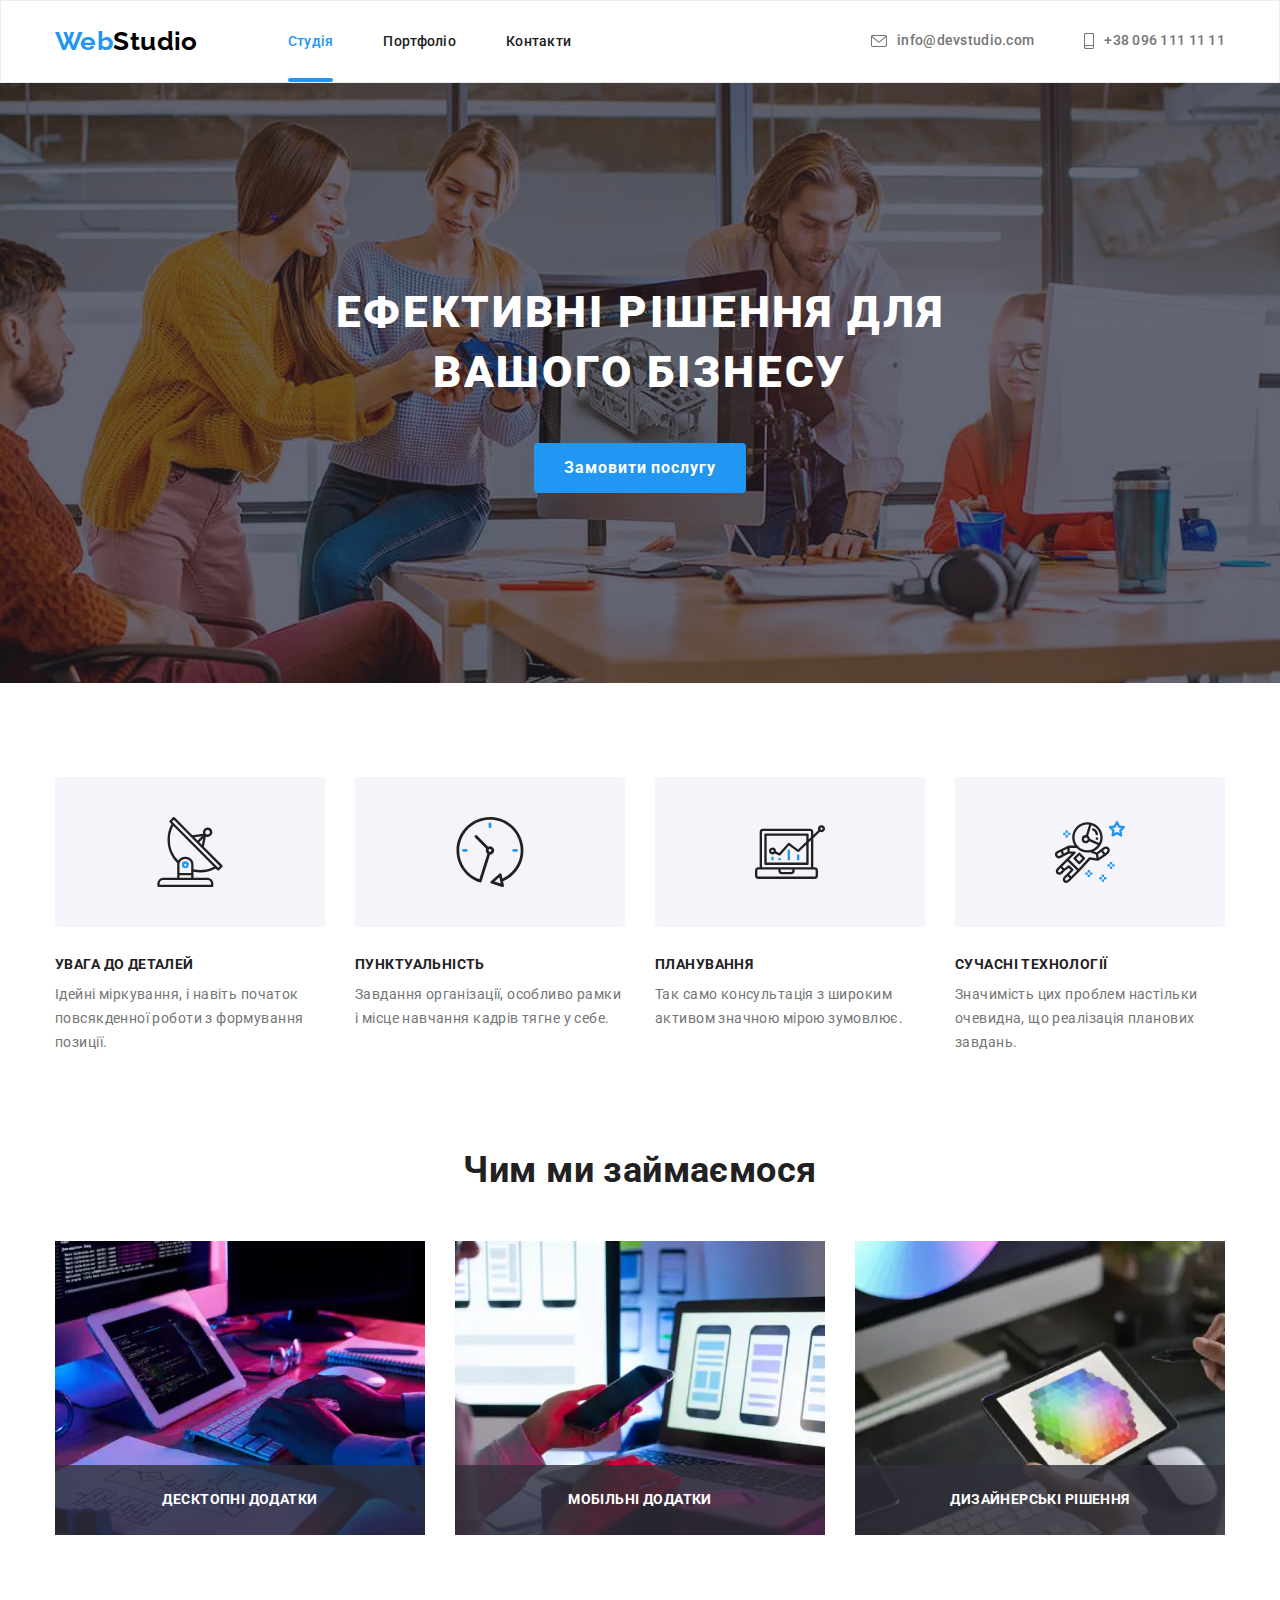
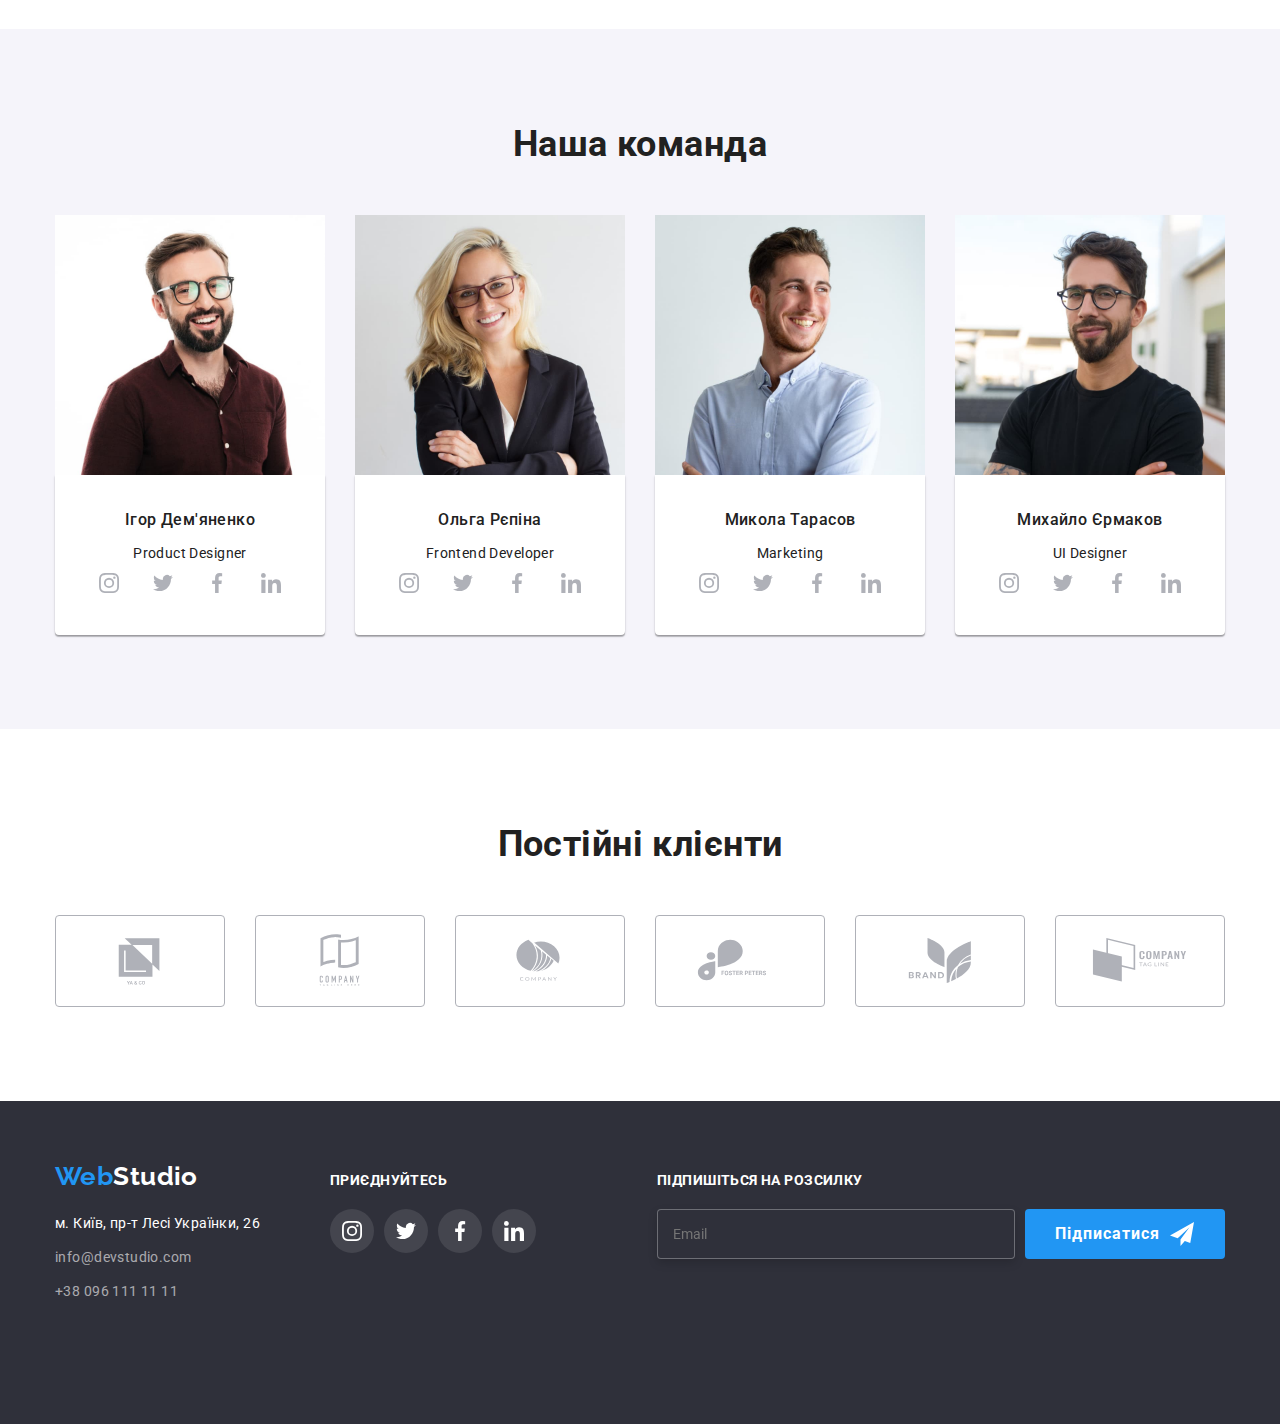
<file: index.html>
<!DOCTYPE html>
<html lang="uk">

<head>
    <meta charset="UTF-8" />
    <meta http-equiv="X-UA-Compatible" content="IE=edge" />
    <meta name="viewport" content="width=device-width, initial-scale=1.0" />
    <title>WebStudio</title>
    <link rel="stylesheet" href="https://cdn.jsdelivr.net/npm/modern-normalize@1.1.0/modern-normalize.min.css">
    <link rel="preconnect" href="https://fonts.googleapis.com">
    <link rel="preconnect" href="https://fonts.gstatic.com" crossorigin>
    <link
        href="https://fonts.googleapis.com/css2?family=Raleway:wght@700&family=Roboto:wght@400;500;700;900&display=swap"
        rel="stylesheet">
    <link rel="stylesheet" href="./css/main.min.css" />
</head>

<body>
    <!--Шапка і навігація-->
    <header class="header">
        <div class="container page-header__block">
            <nav class="site-nav">
                <a class="logo link" href="./index.html" ><span class="logo__part">Web</span>Studio</a>

            <ul class="list-nav list">
                <li><a class="list-nav__link current link" href="./index.html">Студія</a></li>
                <li><a class="list-nav__link link" href="./portfolio.html">Портфоліо</a></li>
                <li><a class="list-nav__link link" href="">Контакти</a></li>
            </ul>
        </nav>
        
        <button type="button" class="mobile-btn js-open-menu">
            <svg class="mobile-btn__icon">
                <use href="./images/icons.svg#icon-burger"></use>
            </svg>
        </button>
        
        <ul class="list-contact list">
            <li>
                <a class="list-cotact__link link" href="mailto:info@devstudio.com"><svg class="icon-envelope" width="16" height="12">
                    <use href="./images/icons.svg#icon-envelope"></use>
                </svg>
                info@devstudio.com</a>
            </li>

                <li class="list-contact__item">
                    <a class="list-cotact__link link" href="tel:+380961111111"> <svg class="icon-smartphone" width="10" height="16">
                            <use href="./images/icons.svg#icon-smartphone"></use>
                        </svg>
                        +38 096 111 11 11</a>
                </li>
            </ul>

        </div>

        <div class="mobile-menu js-menu-container">
            <div class="container mobile-menu__container">
                <button class="mobile-menu__close js-close-menu">
                    <svg class="mobile-menu__close-icon">
                        <use href="./images/icons.svg#icon-close"></use>
                    </svg>
                </button>

                <div class="mobile-container">
                <ul class="list">
                    <li>
                        <a class="mobile-nav current link" href="./index.html">Студія</a></li>
                    <li class="mobile-nav__list">
                        <a class="mobile-nav link" href="./portfolio.html">Портфоліо</a></li>
                    <li class="mobile-nav__list">
                        <a class="mobile-nav link" href="">Контакти</a>
                    </li>
                </ul>          
                </div>
                <div class="container-contact">
                    <ul class="mobile-list list">
                        <li class="mobile-list__item">
                            <a class="mobile-list__tel link" href="tel:+380961111111">+38 096 111 11 11</a></li>
                        <li>
                            <a class="mobile-list__mail link" href="mailto:info@devstudio.com">info@devstudio.com</a></li>
                            </ul>
                            
                    <ul class="mobile-social list">
                        <li class="mobile-social__links">
                            <a class="mobile-social__network link" href="">Instagram</a></li>
                        <li class="mobile-social__links">
                            <a class="mobile-social__network link" href="">Twitter</a></li>
                        <li class="mobile-social__links">
                            <a class="mobile-social__network link" href="">Facebook</a></li>
                        <li class="mobile-social__links">
                            <a class="mobile-social__network link" href="">LinkedIn</a></li>
                                </ul>
                            </div>
                        
                    
                </div>
            </div>
        </div>
    </header>
    <!--секція герой-->
    <main>
     <section class="hero section fon">
        <div class="container hero__container">
    <h1 class="hero__tittle">Ефективні рішення для вашого бізнесу</h1>
    
    <button type="button" class="hero__button" data-modal-open>Замовити послугу</button>
</div>
</section>

<!--Особливості-->
<section class="feature section feature__section">
    <div class="container">
        <h2 class="visually-hidden">Переваги</h2>
        <ul class="feature__list list">
            <li class="feature__item">
                <div class="feature__icon">
                    <svg class="icon" width="70" height="70">
                        <use href="./images/icons.svg#icon-antenna"></use>
                    </svg>
                </div>
         
        <h3 class="feature__title">УВАГА ДО ДЕТАЛЕЙ</h3>
        <p class="feature__text">Ідейні міркування, i навіть початок повсякденної роботи з
            формування позиції.</p>
        </li>
        
        <li class="feature__item">
            <div class="feature__icon">
                <svg class="icon" width="70" height="70">
                    <use href="./images/icons.svg#icon-clock"></use>
                </svg>
            </div>
                            
        <h3 class="feature__title">ПУНКТУАЛЬНІСТЬ</h3>
        <p class="feature__text">Завдання організації, особливо рамки i місце навчання кадрів тягне
                            у себе.</p>
        </li>
        
        <li class="feature__item">
            <div class="feature__icon">
                <svg class="icon" width="70" height="70">
                    <use href="./images/icons.svg#icon-diagram"></use>
                    </svg>
            </div>
                            
        <h3 class="feature__title">ПЛАНУВАННЯ</h3>
        <p class="feature__text">Так само консультація з широким активом значною мірою зумовлює.</p>
        </li>
        
        <li class="feature__item">
            <div class="feature__icon">
                <svg class="icon" width="70" height="70">
                    <use href="./images/icons.svg#icon-astronaut"></use>
                </svg>
            </div>
        
            <h3 class="feature__title">СУЧАСНІ ТЕХНОЛОГІЇ</h3>
            <p class="feature__text">Значимість цих проблем настільки очевидна, що реалізація планових
                            завдань.</p>
        </li>
    </ul>
</div>
</section>

<!--Приклади-->

<section class="examples section">
    <div class="container">
        <h2 class="examples__tittle">Чим ми займаємося</h2>
        <ul class="examples__list list">
            <li>
                <div class="examples__work">
                    <picture>
                        <source srcset="./images/dekstop-images/imgwp.webp 1x, ./images/dekstop-images/img@2xwp.webp 2x"
                            media="(min-width: 1200px" />
                        <source srcset="./images/dekstop-teams/img.jpg 1x, ./images/dekstop-teams/img@2x.jpg 2x"
                            media="(min-width: 1200px" />   
                    <img src="./images/dekstop-images/img.jpg" alt="Кодування" width="370" />
                    </picture>
                    <p class="examples__text">
                        Десктопні додатки
                    </p>
                </div>
            </li>
            
            <li>
                <div class="examples__work">
                    <picture>
                        <source srcset="./images/dekstop-images/img-2wp.webp 1x, ./images/dekstop-images/img-2@2xwp.webp 2x"
                            media="(min-width: 1200px" />
                        <source srcset="./images/dekstop-teams/img-2.jpg 1x, ./images/dekstop-teams/img-2@2x.jpg 2x"
                            media="(min-width: 1200px" />
                        <img src="./images/dekstop-images/img-2.jpg" alt="Кодування" width="370" />
                    </picture>
                    <p class="examples__text">
                        Мобільні додатки
                    </p>
                </div>
            </li>
            
            <li>
                <div class="examples__work">
                    <picture>
                        <source srcset="./images/dekstop-images/img-3wp.webp 1x, ./images/dekstop-images/img-3@2xwp.webp 2x"
                            media="(min-width: 1200px" />
                        <source srcset="./images/dekstop-teams/img-3.jpg 1x, ./images/dekstop-teams/img-3@2x.jpg 2x"
                            media="(min-width: 1200px" />
                        <img src="./images/dekstop-images/img-3.jpg" alt="Кодування" width="370" />
                    </picture>
                    <p class="examples__text">
                        Дизайнерські рішення
                    </p>
                </div>
            </li>
        </ul>
    </div>
</section>

<!--Команда-->

<section class="team section team__section">
    <div class="container">
        <h2 class="team__tittle">Наша команда</h2>
        <ul class="team__list list">
            <li class="team__item">
                <picture>
                    <source srcset="./images/dekstop-teams/imgwp.webp 1x, ./images/dekstop-teams/img@2xwp.webp 2x"
                    media="(min-width: 1200px)" 
                    type="images/dekstop-teams/webp"/>
                     <source srcset="./images/dekstop-teams/img.jpg 1x, ./images/dekstop-teams/img@2x.jpg 2x"
                    media="(min-width: 1200px)"/>
                    <source srcset="./images/tablet-teams/img-1wp.webp 1x, ./images/tablet-teams/img-1@2xwp.webp 2x"
                    media="(min-width: 768px)" 
                    type="images/tablet-teams/webp"/>
                    <source srcset="./images/tablet-teams/img-1.jpg 1x, ./images/tablet-teams/img-1@2x.jpg 2x"
                    media="(min-width: 768px)"/>
                    <source srcset="./images/mobile-teams/img-1wp.webp 1x, ./images/mobile-teams/img-1@2xwp.webp 2x"
                    media="(max-width: 767px)" 
                    type="images/mobile-teams/webp"/>
                    <source srcset="./images/mobile-teams/img-1.jpg 1x, ./images/mobile-teams/img-1@2x.jpg 2x"
                    media="(max-width: 767px)"/>

                <img src="./images/img.jpg" alt="Ігор Дем'яненко" />
                </picture>
                
                    
    <div class="employee-card">
        <h3 class="employee__subtitle">Ігор Дем'яненко</h3>
        <p class="employee__position">Product Designer</p>
        
        <ul class="employee__comunication list">
            <li>
                <a href="" class="employee__social-networks">
                    <svg class="social-network-icon" width="20" height="20">
                        <use href="./images/icons.svg#icon-instagram"></use>
                    </svg>
                </a>
            </li>
            
            <li>
                <a href="" class="employee__social-networks">
                    <svg class="social-network-icon" width="20" height="20">
                        <use href="./images/icons.svg#icon-twitter"></use>
                    </svg>
                </a>
            </li>
            
            <li>
                <a href="" class="employee__social-networks">
                    <svg class="social-network-icon" width="20" height="20">
                        <use href="./images/icons.svg#icon-facebook"></use>
                    </svg>
                </a>
            </li>
            
            <li>
                <a href="" class="employee__social-networks">
                    <svg class="social-network-icon" width="20" height="20">
                        <use href="./images/icons.svg#icon-linkedin"></use>
                    </svg>
                </a>
            </li>
        </ul>
    </div>
</li>

<li class="team__item">
    <picture>
        <source srcset="./images/dekstop-teams/img-2wp.webp 1x, ./images/dekstop-teams/img-2@2xwp.webp 2x"
            media="(min-width: 1200px)" 
            type="images/dekstop-teams/webp"/>
        <source srcset="./images/dekstop-teams/img-2.jpg 1x, ./images/dekstop-teams/img-2@2x.jpg 2x" 
        media="(min-width: 1200px)" />
        <source srcset="./images/tablet-teams/img-2wp.webp 1x, ./images/tablet-teams/img-2@2xwp.webp 2x"
            media="(min-width: 768px)" 
            type="images/tablet-teams/webp"/>
        <source srcset="./images/tablet-teams/img-2.jpg 1x, ./images/tablet-teams/img-2@2x.jpg 2x" 
        media="(min-width: 768px)" />
        <source srcset="./images/mobile-teams/img-2wp.webp 1x, ./images/mobile-teams/img-2@2xwp.webp 2x"
            media="(max-width: 767px)" 
            type="images/mobile-teams/webp"/>
        <source srcset="./images/mobile-teams/img-2.jpg 1x, ./images/mobile-teams/img-2@2x.jpg 2x" 
        media="(max-width: 767px)" />


        <img src="./images/dekstop-teams/img-2.jpg" alt="Ольга Рєпіна" />
    </picture>

    <div class="employee-card">
        <h3 class="employee__subtitle">Ольга Рєпіна</h3>
        <p class="employee__position">Frontend Developer</p>
        <ul class="employee__comunication list">
            <li>
                <a href="" class="employee__social-networks">
                    <svg class="social-network-icon" width="20" height="20">
                        <use href="./images/icons.svg#icon-instagram"></use>
                    </svg>
                </a>
            </li>
            
            <li>
                <a href="" class="employee__social-networks">
                    <svg class="social-network-icon" width="20" height="20">
                        <use href="./images/icons.svg#icon-twitter"></use>
                    </svg>
                </a>
            </li>
            
            <li>
                <a href="" class="employee__social-networks">
                    <svg class="social-network-icon" width="20" height="20">
                        <use href="./images/icons.svg#icon-facebook"></use>
                    </svg>
                </a>
            </li>
            
            <li>
                <a href="" class="employee__social-networks">
                    <svg class="social-network-icon" width="20" height="20">
                        <use href="./images/icons.svg#icon-linkedin"></use>
                    </svg>
                </a>
            </li>
        </ul>
    </div>
</li>

<li class="team__item">
    <picture>
        <source srcset="./images/dekstop-teams/img-3wp.webp 1x, ./images/dekstop-teams/img-3@2xwp.webp 2x"
            media="(min-width: 1200px)" 
            type="images/dekstop-teams/webp"/>
        <source srcset="./images/dekstop-teams/img-3.jpg 1x, ./images/dekstop-teams/img-3@2x.jpg 2x"
            media="(min-width: 1200px)" />
        <source srcset="./images/tablet-teams/img-3wp.webp 1x, ./images/tablet-teams/img-3@2xwp.webp 2x"
            media="(min-width: 768px)" 
            type="images/tablet-teams/webp"/>
        <source srcset="./images/tablet-teams/img-3.jpg 1x, ./images/tablet-teams/img-3@2x.jpg 2x" 
        media="(min-width: 768px)" />
        <source srcset="./images/mobile-teams/img-3wp.webp 1x, ./images/mobile-teams/img3@2xwp.webp 2x"
            media="(max-width: 767px)" 
            type="images/mobile-teams/webp"/>
        <source srcset="./images/mobile-teams/img-3.jpg 1x, ./images/mobile-teams/img-3@2x.jpg 2x" 
        media="(max-width: 767px)" />


        <img src="./images/dekstop-teams/img-3.jpg" alt="Микола Тарасов"  />
    </picture>

    <div class="employee-card">
        <h3 class="employee__subtitle">Микола Тарасов</h3>
        <p class="employee__position">Marketing</p>
        <ul class="employee__comunication list">
            
            <li>
                <a href="" class="employee__social-networks">
                    <svg class="social-network-icon" width="20" height="20">
                        <use href="./images/icons.svg#icon-instagram"></use>
                    </svg>
                </a>
            </li>
            
            <li>
                <a href="" class="employee__social-networks">
                    <svg class="social-network-icon" width="20" height="20">
                        <use href="./images/icons.svg#icon-twitter"></use>
                    </svg>
                </a>
            </li>
            
            <li>
                <a href="" class="employee__social-networks">
                    <svg class="social-network-icon" width="20" height="20">
                        <use href="./images/icons.svg#icon-facebook"></use>
                    </svg>
                </a>
            </li>
            
            <li>
                <a href="" class="employee__social-networks">
                    <svg class="social-network-icon" width="20" height="20">
                        <use href="./images/icons.svg#icon-linkedin"></use>
                    </svg>
                </a>
            </li>
        </ul>
    </div>
</li>

<li class="team__item">
    <picture>
    <source srcset="./images/dekstop-teams/img-4wp.webp 1x, ./images/dekstop-teams/img-4@2xwp.webp 2x"
        media="(min-width: 1200px)" 
        type="images/dekstop-teams/webp"/>
    <source srcset="./images/dekstop-teams/img-4.jpg 1x, ./images/dekstop-teams/img-4@2x.jpg 2x"
        media="(min-width: 1200px)" />
    <source srcset="./images/tablet-teams/img-4wp.webp 1x, ./images/tablet-teams/img-4@2xwp.webp 2x"
        media="(min-width: 768px)" 
        type="images/tablet-teams/webp"/>
    <source srcset="./images/tablet-teams/img-4.jpg 1x, ./images/tablet-teams/img-4@2x.jpg 2x" 
    media="(min-width: 768px)" />
    <source srcset="./images/mobile-teams/img-4wp.webp 1x, ./images/mobile-teams/img-4@2xwp.webp 2x"
        media="(max-width: 767px)" 
        type="images/mobile-teams/webp"/>
    <source srcset="./images/mobile-teams/img-4.jpg 1x, ./images/mobile-teams/img-4@2x.jpg 2x" 
    media="(max-width: 767px)" />


        <img src="./images/dekstop-teams/img-4.jpg" alt="Михайло Єрмаков"  />
    </picture>

    <div class="employee-card">
        <h3 class="employee__subtitle">Михайло Єрмаков</h3>
        <p class="employee__position">UI Designer</p>
        <ul class="employee__comunication list">
            
            <li>
                <a href="" class="employee__social-networks">
                    <svg class="social-network-icon" width="20" height="20">
                        <use href="./images/icons.svg#icon-instagram"></use>
                    </svg>
                </a>
            </li>
            
            <li>
                <a href="" class="employee__social-networks">
                    <svg class="social-network-icon" width="20" height="20">
                        <use href="./images/icons.svg#icon-twitter"></use>
                    </svg>
                </a>
            </li>
            
            <li>
                <a href="" class="employee__social-networks">
                    <svg class="social-network-icon" width="20" height="20">
                        <use href="./images/icons.svg#icon-facebook"></use>
                    </svg>
                </a>
            </li>
            
            <li>
                <a href="" class="employee__social-networks">
                    <svg class="social-network-icon" width="20" height="20">
                        <use href="./images/icons.svg#icon-linkedin"></use>
                    </svg>
                </a>
            </li>
        </ul>
    </div>
</li>
</ul>
</div>
</section>

    <!--Клієнт-->

<section class="clients section clients__section">
        <div class="container">
            <h2 class="clients__tittle"> Постійні клієнти</h2>
            <ul class="clients__list list">
                <li class="clients__item">
                    <a href="" class="clients__site">
                        <svg class="clients__logo" width="106px" height="60px">
                            <use href="./images/icons.svg#icon-klient-1"></use>
                        </svg>
                    </a>
                </li>
                
                <li class="clients__item">
                    <a href="" class="clients__site">
                        <svg class="clients__logo" width="106px" height="60px">
                            <use href="./images/icons.svg#icon-klient-2"></use>
                        </svg>
                    </a>
                </li>
                
                <li class="clients__item">
                    <a href="" class="clients__site">
                        <svg class="clients__logo" width="106px" height="60px">
                            <use href="./images/icons.svg#icon-klient-3"></use>
                        </svg>
                    </a>
                </li>
                
                <li class="clients__item">
                    <a href="" class="clients__site">
                        <svg class="clients__logo" width="106px" height="60px">
                            <use href="./images/icons.svg#icon-klient-4"></use>
                        </svg>
                    </a>
                </class=>
                
                <li class="clients__item">
                    <a href="" class="clients__site">
                        <svg class="clients__logo" width="106px" height="60px">
                            <use href="./images/icons.svg#icon-klient-5"></use>
                        </svg>
                    </a>
                </li>
                
                <li class="clients__item">
                    <a href="" class="clients__site">
                        <svg class="clients__logo" width="106px" height="60px">
                            <use href="./images/icons.svg#icon-klient-6"></use>
                        </svg>
                    </a>
                </li>
            </ul>
        </div>
    </section>
</main>

<!--Підвал сайту-->
<footer class="page-footer">
    <div class="container footer-block">
        <div class="footer-content">
         <div class="content"> 
            <a class="footer-logo link" href="./index.html"><span class="footer-logo__part">Web</span>Studio</a>
            <ul class="adress list">
                <li class="adress__list">
                    <a href="https://goo.gl/maps/CPtrU1FHBa2aNyZL9" class="adress__map link" target="_blank"
                        rel="noopener noreferrer nofollow">м. Київ, пр-т Лесі
                        Українки, 26</a>
                </li>
                <li class="adress__list">
                    <a href="mailto:info@devstudio.com " class="adress__mail link">info@devstudio.com </a>
                </li>
                <li class="adress__list">
                    <a href="tel:+380961111111" class="adress__number link">+38 096 111 11 11</a>
                </li>
            </ul>
            </div>
        

        <div class="join">
            <p class="join__sub-tittle">Приєднуйтесь</p>
            <ul class="join__list list">
                <li>
                    <a href="" class="join__social-networks">
                        <svg class="join__icon" width="20" height="20">
                            <use href="./images/icons.svg#icon-instagram"></use>
                        </svg>
                    </a>
                </li>

                <li>
                    <a href="" class="join__social-networks">
                        <svg class="join__icon" width="20" height="20">
                            <use href="./images/icons.svg#icon-twitter"></use>
                        </svg>
                    </a>
                </li>

                <li>
                    <a href="" class="join__social-networks">
                        <svg class="join__icon" width="20" height="20">
                            <use href="./images/icons.svg#icon-facebook"></use>
                        </svg>
                    </a>
                </li>

                <li>
                    <a href="" class="join__social-networks">
                        <svg class="join__icon" width="20" height="20">
                            <use href="./images/icons.svg#icon-linkedin"></use>
                        </svg>
                    </a>
                </li>
            </ul>
            </div>
        </div>

            <form class="email">
            <p class="email__sub-tittle">Підпишіться на розсилку</p>

            <div class="email__form">
                <label>
                    <input type="text" name="e-mail" class="email__input-text" placeholder="Email" />
                </label>

                <button type="button" class="email__send-button" data-modal-open>Підписатися
                    <svg class="" width="24" height="24">
                        <use href="./images/icons.svg#icon-send"></use>
                    </svg>
                </button>
            </div>
            </form>
        </div>
    </div>
</footer>
    
    
    <div class="backdrop is-hidden" data-modal>
     <div class="modal">
            
      <button type="button" class="modal__button-close" data-modal-close>
         <svg class="modal__icon" width="18" height="18">
          <use href="./images/icons.svg#icon-close"></use>
         </svg>
     </button>

     

     <form>

        <p class="modal__tittle">
            Залиште свої дані, ми вам передзвонимо
        </p>

    <div class="field">
    <label for="name" class="field__text">Ім'я</label>
    <input type="text" name="name" id="name" class="field__input" />
    <svg class="field__icon" width="18" height="18">
        <use href="./images/icons.svg#icon-person-modal"></use>
    </svg>
    </div>
     
    <div  class="field">
    <label for="tel" class="field__text">Телефон</label>
     <input type="tel" name="tel" id="tel" class="field__input">
    <svg class="field__icon" width="18" height="18">
        <use href="./images/icons.svg#icon-phone-modal"></use>
    </svg>
    </div>
    

    <div class="field">
    <label for="email" class="field__text">Пошта</label>
    <input type="email" name="email" id="email" class="field__input">
    <svg class="field__icon" width="18" height="18">
        <use href="./images/icons.svg#icon-email-modal"></use>
    </svg>
    </div>

<div class="coments">
    <label for="coment" class="field__text">Коментар</label>
    <textarea name="coment" id="coment" rows="10" class="coments__input" placeholder="Введіть текст" ></textarea>
</div>

<label class="policy-label">
    <input class="checkbox visually-hidden" type="checkbox">
    <span class="policy-label__check-mark">
        <svg class="icon-check" width="16" height="15">
            <use href="./images/icons.svg#icon-check"> </use>
        </svg>
    </span>

    <span class="policy-label__text">
         Погоджуюся з розсилкою та приймаю <a href="" class="policy-label__contract">Умови договору</a>
    </span>
    </label>

    <button type="submit" class="modal-button">Відправити</button>
    
     </form>
     </div>
     </div>

    <script src="./js/mobile-menu.js"></script>

    <script src="./js/modal.js">

    </script>

    
    
</body>

</html>
</file>
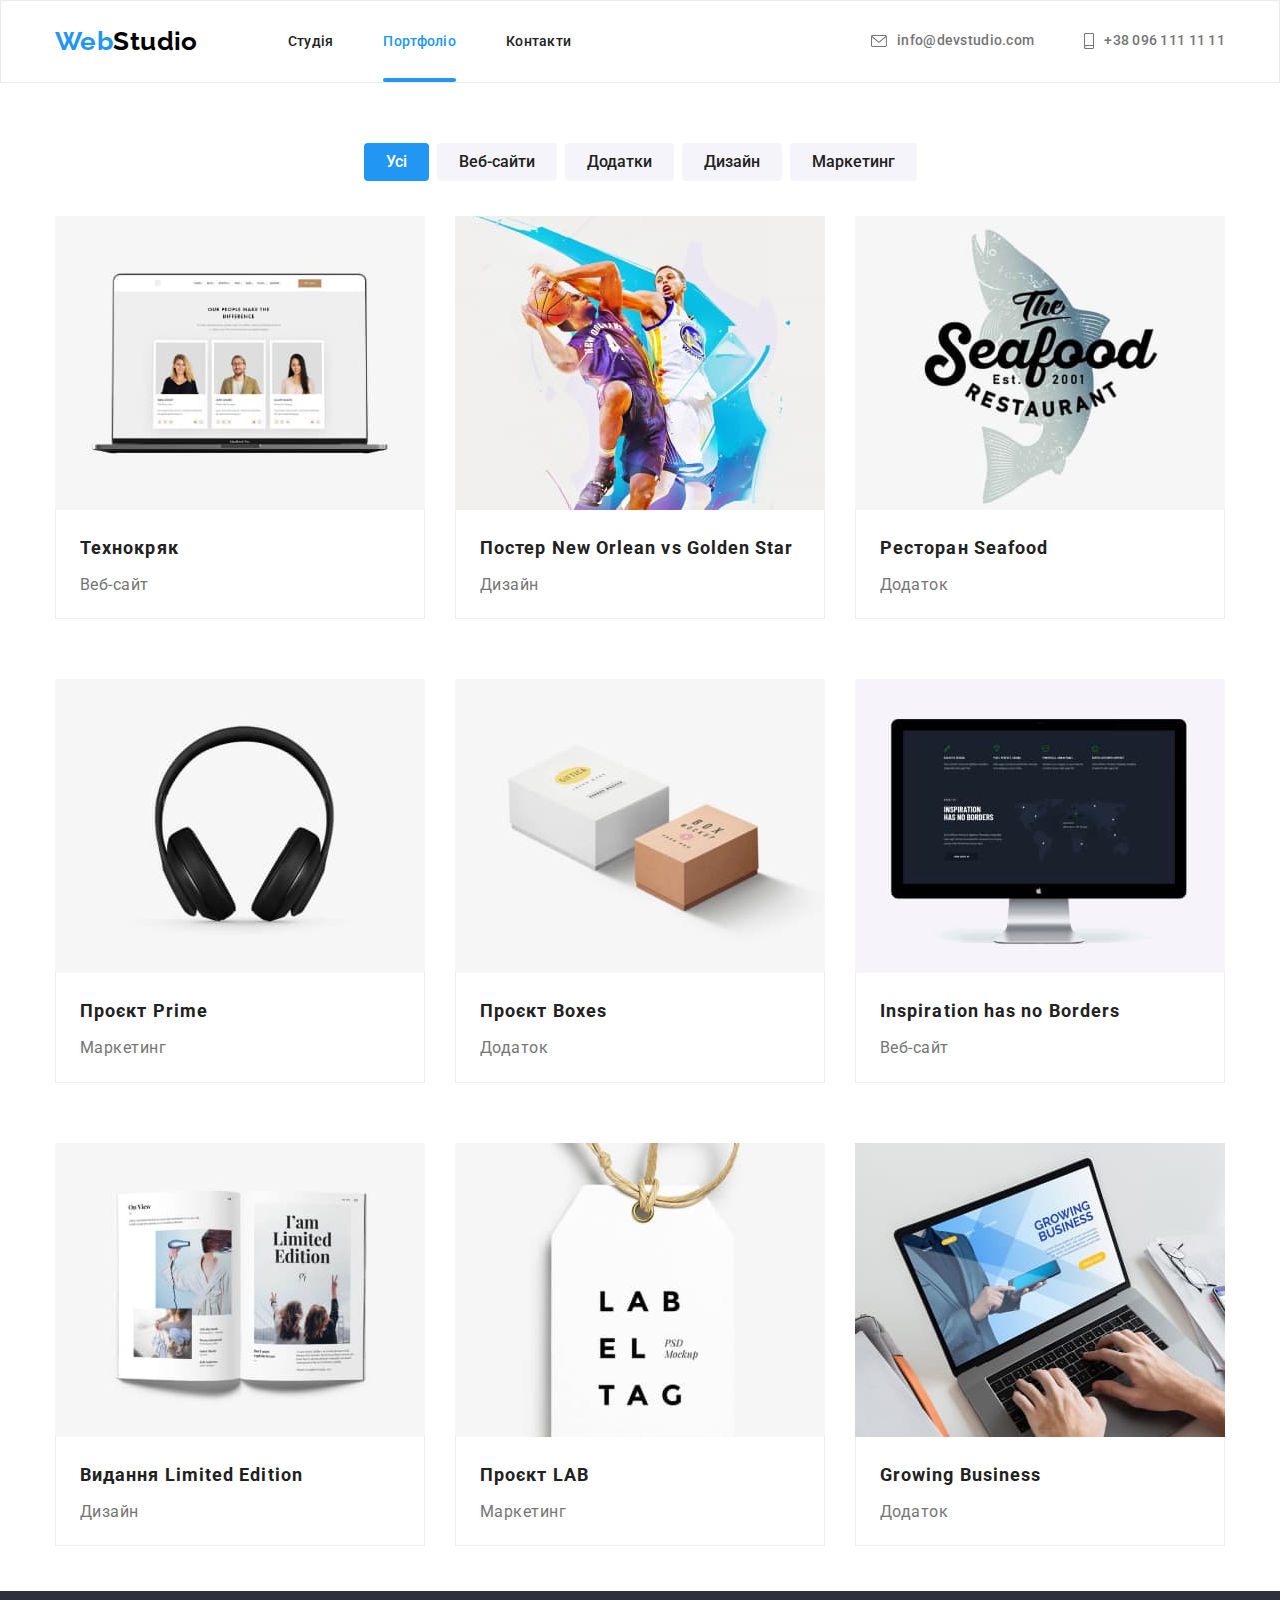
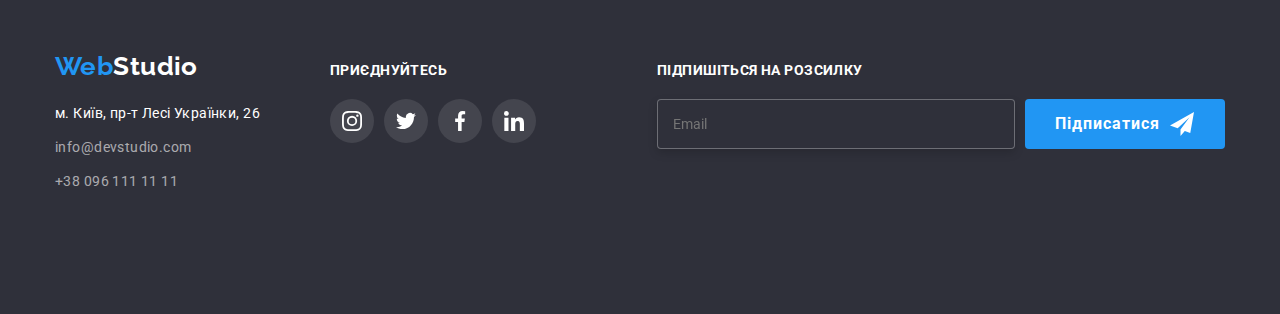
<file: portfolio.html>
<!DOCTYPE html>
<html lang="uk">

<head>
  <meta charset="UTF-8" />
  <meta http-equiv="X-UA-Compatible" content="IE=edge" />
  <meta name="viewport" content="width=device-width, initial-scale=1.0" />
  <title>WebStudio</title>
  <link rel="stylesheet" href="https://cdn.jsdelivr.net/npm/modern-normalize@1.1.0/modern-normalize.min.css">
  <link rel="preconnect" href="https://fonts.googleapis.com">
  <link rel="preconnect" href="https://fonts.gstatic.com" crossorigin>
  <link href="https://fonts.googleapis.com/css2?family=Raleway:wght@700&family=Roboto:wght@400;500;700&display=swap"
    rel="stylesheet">
  <link rel="stylesheet" href="./css/main.min.css">
</head>

<body>
  <!--header-->
<header class="header">
  <div class="container page-header__block">
    <nav class="site-nav">
      <a class="logo link" href="./index.html"><span class="logo__part">Web</span>Studio</a>

      <ul class="list-nav list">
        <li><a class="list-nav__link link" href="./index.html">Студія</a></li>
        <li><a class="list-nav__link current link" href="./portfolio.html">Портфоліо</a></li>
        <li><a class="list-nav__link link" href="">Контакти</a></li>
      </ul>
    </nav>

    <button type="button" class="mobile-btn js-open-menu">
      <svg class="mobile-btn__icon">
        <use href="./images/icons.svg#icon-burger"></use>
      </svg>
    </button>

  <ul class="list-contact list">
    <li>
      <a class="list-cotact__link link" href="mailto:info@devstudio.com"><svg class="icon-envelope" width="16"
          height="12">
          <use href="./images/icons.svg#icon-envelope"></use>
        </svg>
        info@devstudio.com</a>
    </li>
  
    <li class="list-contact__item">
      <a class="list-cotact__link link" href="tel:+380961111111"> <svg class="icon-smartphone" width="10" height="16">
          <use href="./images/icons.svg#icon-smartphone"></use>
        </svg>
        +38 096 111 11 11</a>
    </li>
  </ul>
  </div>

  <div class="mobile-menu js-menu-container">
    <div class="container mobile-menu__container">
      <button class="mobile-menu__close js-close-menu">
        <svg class="mobile-menu__close-icon">
          <use href="./images/icons.svg#icon-close"></use>
        </svg>
      </button>

      <div class="mobile-container">
        <ul class="list">
          <li>
            <a class="mobile-nav current link" href="./index.html">Студія</a>
          </li>
          <li class="mobile-nav__list">
            <a class="mobile-nav link" href="./portfolio.html">Портфоліо</a>
          </li>
          <li class="mobile-nav__list">
            <a class="mobile-nav link" href="">Контакти</a>
          </li>
        </ul>
      </div>
      <div class="container-contact">
        <ul class="mobile-list list">
          <li class="mobile-list__item">
            <a class="mobile-list__tel link" href="tel:+380961111111">+38 096 111 11 11</a>
          </li>
          <li>
            <a class="mobile-list__mail link" href="mailto:info@devstudio.com">info@devstudio.com</a>
          </li>
        </ul>
      
        <ul class="mobile-social list">
          <li class="mobile-social__links">
            <a class="mobile-social__network link" href="">Instagram</a>
          </li>
          <li class="mobile-social__links">
            <a class="mobile-social__network link" href="">Twitter</a>
          </li>
          <li class="mobile-social__links">
            <a class="mobile-social__network link" href="">Facebook</a>
          </li>
          <li class="mobile-social__links">
            <a class="mobile-social__network link" href="">LinkedIn</a>
          </li>
        </ul>
      </div>
      
      
      </div>
      </div>
      </div>

</header>
  <main>

<!--Кнопки портфоліо-->  

    <section class="portfolio section portfolio__section">
      <div class="container">
        <h1 class="visually-hidden">Портфоліо</h1>

        <ul class="work-filtr list">
          <li>
            <button type="button" class="work-filtr__button current">Усі</button>
          </li>
          <li>
            <button type="button" class="work-filtr__button">Веб-сайти</button>
          </li>
          <li>
            <button type="button" class="work-filtr__button">Додатки</button>
          <li>
            <button type="button" class="work-filtr__button">Дизайн</button>
          </li>
          <li>
            <button type="button" class="work-filtr__button">Маркетинг</button>
          </li>
        </ul>


        <ul class="list-works list">
          <li class="list-works__item">
            <a  class="list-works__link link" href="">
              <div class="block-overlay">
                <picture>
                  <source srcset="./images/dekstop-works/img-1wp.webp 1x, ./images/dekstop-works/img-1@2xwp.webp 2x"
                    media="(min-width: 1200px)" 
                    type="images/dekstop-works/webp"/>
                  <source srcset="./images/dekstop-works/img-1.jpg 1x, ./images/dekstop-works/img-1@2x.jpg 2x"
                    media="(min-width: 1200px)" />
                  <source srcset="./images/tablet-works/img-1wp.webp 1x, ./images/tablet-works/img-1@2xwp.webp 2x"
                    media="(min-width: 768px)" 
                    type="images/tablet-works/webp"/>
                  <source srcset="./images/tablet-works/img-1.jpg 1x, ./images/tablet-works/img-1@2x.jpg 2x" 
                  media="(min-width: 768px)" />
                  <source srcset="./images/mobile/img-1wp.webp 1x, ./images/mobile/img-1@2xwp.webp 2x"
                    media="(max-width: 767px)" 
                    type="images/mobile-works/webp"/>
                  <source srcset="./images/mobile-works/img-1.jpg 1x, ./images/mobile-works/img-1@2x.jpg 2x" 
                  media="(max-width: 767px)" />
                
                
                  <img src="./images/mobile-works/img-1.jpg" alt="На екрані ноута люди"/>
                </picture>
                <p class="block-overlay_discription">
                  Ресурс пропонує комплексні пропозиції з різним рівнем функціоналу та сервісів. Все це дозволить відвідувачу отримати
                  вичерпні відомості про компанію чи приватну особу.
                </p>
              </div>

              <div class="description">
                <h2 class="description__subtitle link">Технокряк</h2>
                <p class="description__text link">Веб-сайт</p>
                
              </div>
            </a>
          </li>

          <li class="list-works__item">
            <a class="list-works__link link" href="">
              <div class="block-overlay">
              <picture>
                <source srcset="./images/dekstop-works/img-2wp.webp 1x, ./images/dekstop-works/img-2@2xwp.webp 2x"
                  media="(min-width: 1200px)" 
                  type="images/dekstop-work/webp"/>
                <source srcset="./images/dekstop-works/img-2.jpg 1x, ./images/dekstop-works/img-2@2x.jpg 2x"
                  media="(min-width: 1200px)" />
                <source srcset="./images/tablet-works/img-2wp.webp 1x, ./images/tablet-works/img-2@2xwp.webp 2x"
                  media="(min-width: 768px)" 
                  type="images/tablet-work/webp"/>
                <source srcset="./images/tablet-works/img-2.jpg 1x, ./images/tablet-works/img-2@2x.jpg 2x"
                  media="(min-width: 768px)" />
                <source srcset="./images/mobile/img-1wp.webp 2x, ./images/mobile/img-2@2xwp.webp 2x" 
                media="(max-width: 767px)" 
                type="images/mobile-work/webp"/>
                <source srcset="./images/mobile-works/img-2.jpg 1x, ./images/mobile-works/img-2@2x.jpg 2x"
                  media="(max-width: 767px)" />
              
              
                <img src="./images/mobile-works/img-2.jpg" alt="Блокування баскетболіста в прижку"  />
                </picture>
              <p class="block-overlay_discription">
                Ресурс пропонує комплексні пропозиції з різним рівнем функціоналу та сервісів. Все це дозволить відвідувачу отримати
                вичерпні відомості про компанію чи приватну особу.
              </p>
              </div>  

              <div class="description">
                <h2 class="description__subtitle link">Постер New Orlean vs Golden Star</h2>
                <p class="description__text link">Дизайн</p>
              </div>
            </a>
          </li>

          <li class="list-works__item">
            <a  class="list-works__link link" href="">
              <div class="block-overlay">
                <picture>
                  <source srcset="./images/dekstop-works/img-3wp.webp 1x, ./images/dekstop-works/img-3@2xwp.webp 2x"
                    media="(min-width: 1200px)" 
                    type="images/dekstop-works/webp"/>
                  <source srcset="./images/dekstop-works/img-3.jpg 1x, ./images/dekstop-works/img-3@2x.jpg 2x"
                    media="(min-width: 1200px)" />
                  <source srcset="./images/tablet-works/img-3wp.webp 1x, ./images/tablet-works/img-3@2xwp.webp 2x"
                    media="(min-width: 768px)" 
                    type="images/tablet-works/webp"/>
                  <source srcset="./images/tablet-works/img-3.jpg 1x, ./images/tablet-works/img-3@2x.jpg 2x"
                    media="(min-width: 768px)" />
                  <source srcset="./images/mobile/img-3wp.webp 1x, ./images/mobile/img-3@2xwp.webp 2x" 
                  media="(max-width: 767px)" 
                  type="images/mobile-works/webp"/>
                  <source srcset="./images/mobile-works/img-3.jpg 1x, ./images/mobile-works/img-3@2x.jpg 2x"
                    media="(max-width: 767px)"/>
                
                
                  <img src="./images/mobile-works/img-3.jpg" alt="Лого ресторану"  />
                  </picture>
                <p class="block-overlay_discription">
                  Ресурс пропонує комплексні пропозиції з різним рівнем функціоналу та сервісів. Все це дозволить відвідувачу отримати
                  вичерпні відомості про компанію чи приватну особу.
                </p>
              </div>
              
              <div class="description">
                <h2 class="description__subtitle link">Ресторан Seafood</h2>
                <p class="description__text link">Додаток</p>
              </div>
            </a>
          </li>

          <li class="list-works__item">
            <a class="list-works__link link" href="">
              <div class="block-overlay">
              <picture>
                <source srcset="./images/dekstop-works/img-4wp.webp 1x, ./images/dekstop-works/img-4@2xwp.webp 2x"
                  media="(min-width: 1200px)" 
                  type="images/dekstop-works/webp"/>
                <source srcset="./images/dekstop-works/img-4.jpg 1x, ./images/dekstop-works/img-4@2x.jpg 2x"
                  media="(min-width: 1200px)" />
                <source srcset="./images/tablet-works/img-4wp.webp 1x, ./images/tablet-works/img-4@2xwp.webp 2x"
                  media="(min-width: 768px)" 
                  type="images/tablet-works/webp"/>
                <source srcset="./images/tablet-works/img-4.jpg 1x, ./images/tablet-works/img-4@2x.jpg 2x"
                  media="(min-width: 768px)" />
                <source srcset="./images/mobile/img-1wp.webp 4x, ./images/mobile/img-4@2xwp.webp 2x" 
                media="(max-width: 767px)" 
                type="images/mobile-works/webp"/>
                <source srcset="./images/mobile-works/img-4.jpg 1x, ./images/mobile-works/img-4@2x.jpg 2x"
                  media="(max-width: 767px)" />
              
              
                <img src="./images/mobile-works/img-4.jpg" alt="Навушники"  />
                </picture>
              <p class="block-overlay_discription">
                Ресурс пропонує комплексні пропозиції з різним рівнем функціоналу та сервісів. Все це дозволить відвідувачу отримати
                вичерпні відомості про компанію чи приватну особу.
              </p>
            </div>
            
            <div class="description">
              <h2 class="description__subtitle link">Проєкт Prime</h2>
              <p class="description__text link">Маркетинг</p>
            </div>
          </a>
        </li>
        
        <li class="list-works__item">
          <a class="list-works__link link" href="">
            <div class="block-overlay">
              <picture>
                <source srcset="./images/dekstop-works/img-5wp.webp 1x, ./images/dekstop-works/img-5@2xwp.webp 2x"
                  media="(min-width: 1200px)" 
                  type="images/dekstop-works/webp"/>
                <source srcset="./images/dekstop-works/img-5.jpg 1x, ./images/dekstop-works/img-5@2x.jpg 2x"
                  media="(min-width: 1200px)" />
                <source srcset="./images/tablet-works/img-5wp.webp 1x, ./images/tablet-works/img-5@2xwp.webp 2x"
                  media="(min-width: 768px)" 
                  type="images/tablet-works/webp"/>
                <source srcset="./images/tablet-works/img-5.jpg 1x, ./images/tablet-works/img-5@2x.jpg 2x"
                  media="(min-width: 768px)" />
                <source srcset="./images/mobile/img-5wp.webp 1x, ./images/mobile/img-5@2xwp.webp 2x" 
                media="(max-width: 767px)" 
                type="images/mobile-works/webp"/>
                <source srcset="./images/mobile-works/img-5.jpg 1x, ./images/mobile-works/img-5@2x.jpg 2x"
                  media="(max-width: 767px)" />
              
              
                <img src="./images/mobile-works/img-5.jpg" alt="Маленькі коробчки для перфумів"  />
                </picture>
              <p class="block-overlay_discription">
                Ресурс пропонує комплексні пропозиції з різним рівнем функціоналу та сервісів. Все це дозволить відвідувачу отримати
                вичерпні відомості про компанію чи приватну особу.
              </p>
            </div>
            
            <div class="description">
              <h2 class="description__subtitle link">Проєкт Boxes</h2>
              <p class="description__text link">Додаток</p>
            </div>
          </a>
        </li>
        
        <li class="list-works__item">
          <a class="list-works__link link" href="">
            <div class="block-overlay">
              <picture>
                <source srcset="./images/dekstop-works/img-6wp.webp 1x, ./images/dekstop-works/img-6@2xwp.webp 2x"
                  media="(min-width: 1200px)" 
                  type="images/dekstop-works/webp"/>
                <source srcset="./images/dekstop-works/img-6.jpg 1x, ./images/dekstop-works/img-6@2x.jpg 2x"
                  media="(min-width: 1200px)" />
                <source srcset="./images/tablet-works/img-6wp.webp 1x, ./images/tablet-works/img-6@2xwp.webp 2x"
                  media="(min-width: 768px)" 
                  type="images/tablet-works/webp"/>
                <source srcset="./images/tablet-works/img-6.jpg 1x, ./images/tablet-works/img-6@2x.jpg 2x"
                  media="(min-width: 768px)" />
                <source srcset="./images/mobile/img-1wp.webp 6x, ./images/mobile/img-6@2xwp.webp 2x" 
                media="(max-width: 767px)" 
                type="images/mobile-works/webp"/>
                <source srcset="./images/mobile-works/img-6.jpg 1x, ./images/mobile-works/img-6@2x.jpg 2x"
                  media="(max-width: 767px)" />
              
              
                <img src="./images/mobile-works/img-6.jpg" alt="Монітор комп'ютера"  />
                </picture>
              <p class="block-overlay_discription">
                Ресурс пропонує комплексні пропозиції з різним рівнем функціоналу та сервісів. Все це дозволить відвідувачу отримати
                вичерпні відомості про компанію чи приватну особу.
              </p>
            </div>
            
            <div class="description">
              <h2 class="description__subtitle link">Inspiration has no Borders</h2>
              <p class="description__text link">Веб-сайт</p>
            </div>
          </a>
        </li>
        
        <li class="list-works__item">
          <a class="list-works__link link" href="">
            <div class="block-overlay">
              <picture>
                <source srcset="./images/dekstop-works/img-7wp.webp 1x, ./images/dekstop-works/img-7@2xwp.webp 2x"
                  media="(min-width: 1200px)" 
                  type="images/dekstop-works/webp"/>
                <source srcset="./images/dekstop-works/img-7.jpg 1x, ./images/dekstop-works/img-7@2x.jpg 2x"
                  media="(min-width: 1200px)" />
                <source srcset="./images/tablet-works/img-7wp.webp 1x, ./images/tablet-works/img-7@2xwp.webp 2x"
                  media="(min-width: 768px)" 
                  type="images/tablet-works/webp"/>
                <source srcset="./images/tablet-works/img-7.jpg 1x, ./images/tablet-works/img-7@2x.jpg 2x"
                  media="(min-width: 768px)" />
                <source srcset="./images/mobile/img-7wp.webp 1x, ./images/mobile/img-7@2xwp.webp 2x" 
                media="(max-width: 767px)" 
                type="images/mobile-works/webp"/>
                <source srcset="./images/mobile-works/img-7.jpg 1x, ./images/mobile-works/img-7@2x.jpg 2x"
                  media="(max-width: 767px)" />
              
              
                <img src="./images/mobile-works/img-7.jpg" alt="Розгорнутий журнал"  />
                </picture>
              <p class="block-overlay_discription">
                Ресурс пропонує комплексні пропозиції з різним рівнем функціоналу та сервісів. Все це дозволить відвідувачу отримати
                вичерпні відомості про компанію чи приватну особу.
              </p>
            </div>
            
            <div class="description">
              <h2 class="description__subtitle link">Видання Limited Edition</h2>
              <p class="description__text link">Дизайн</p>
            </div>
          </a>
        </li>
        
        <li class="list-works__item">
          <a class="list-works__link link" href="">
            <div class="block-overlay">
              <picture>
                <source srcset="./images/dekstop-works/img-8wp.webp 1x, ./images/dekstop-works/img-8@2xwp.webp 2x"
                  media="(min-width: 1200px)" 
                  type="images/dekstop-works/webp"/>
                <source srcset="./images/dekstop-works/img-8.jpg 1x, ./images/dekstop-works/img-8@2x.jpg 2x"
                  media="(min-width: 1200px)" />
                <source srcset="./images/tablet-works/img-8wp.webp 1x, ./images/tablet-works/img-8@2xwp.webp 2x"
                  media="(min-width: 768px)" 
                  type="images/tablet-works/webp"/>
                <source srcset="./images/tablet-works/img-8.jpg 1x, ./images/tablet-works/img-8@2x.jpg 2x"
                  media="(min-width: 768px)" />
                <source srcset="./images/mobile/img-8wp.webp 1x, ./images/mobile/img-8@2xwp.webp 2x" 
                media="(max-width: 767px)" 
                type="images/mobile-works/webp"/>
                <source srcset="./images/mobile-works/img-8.jpg 1x, ./images/mobile-works/img-8@2x.jpg 2x"
                  media="(max-width: 767px)" />
              
              
                <img src="./images/mobile-works/img-8.jpg" alt="Брелок"  />
                </picture>
              <p class="block-overlay_discription">
                Ресурс пропонує комплексні пропозиції з різним рівнем функціоналу та сервісів. Все це дозволить відвідувачу отримати
                вичерпні відомості про компанію чи приватну особу.
              </p>
            </div>
            
            <div class="description">
              <h2 class="description__subtitle link">Проєкт LAB</h2>
              <p class="description__text link">Маркетинг</p>
            </div>
          </a>
        </li>
        
        <li class="list-works__item">
          <a class="list-works__link link" href="">
            <div class="block-overlay">
              <picture>
                <source srcset="./images/dekstop-works/img-9wp.webp 1x, ./images/dekstop-works/img-9@2xwp.webp 2x"
                  media="(min-width: 1200px)" 
                  type="images/dekstop-works/webp"/>
                <source srcset="./images/dekstop-works/img-9.jpg 1x, ./images/dekstop-works/img-9@2x.jpg 2x"
                  media="(min-width: 1200px)" />
                <source srcset="./images/tablet-works/img-9wp.webp 1x, ./images/tablet-works/img-9@2xwp.webp 2x"
                  media="(min-width: 768px)" 
                  type="images/tablet-works/webp"/>
                <source srcset="./images/tablet-works/img-9.jpg 1x, ./images/tablet-works/img-9@2x.jpg 2x"
                  media="(min-width: 768px)" />
                <source srcset="./images/mobile/img-1wp.webp 9x, ./images/mobile/img-9@2xwp.webp 2x" 
                media="(max-width: 767px)" 
                type="images/mobile-works/webp"/>
                <source srcset="./images/mobile-works/img-9.jpg 1x, ./images/mobile-works/img-9@2x.jpg 2x"
                  media="(max-width: 767px)" />
              
              
                <img src="./images/mobile-works/img-9.jpg" alt="Праця на ноутбуку"  />
                </picture>
              <p class="block-overlay_discription">
                Ресурс пропонує комплексні пропозиції з різним рівнем функціоналу та сервісів. Все це дозволить відвідувачу отримати
                вичерпні відомості про компанію чи приватну особу.
              </p>
            </div>
            
            <div class="description">
              <h2 class="description__subtitle link">Growing Business</h2>
              <p class="description__text link">Додаток</p>
            </div>
          </a>
        </li>
      </ul>
    </div>
  </section>
</main>

  <!--footer-->
<footer class="page-footer">
  <div class="container footer-block">
    <div class="footer-content">
      <div class="content">
        <a class="footer-logo link" href="./index.html"><span class="footer-logo__part">Web</span>Studio</a>
        <ul class="adress list">
          <li class="adress__list">
            <a href="https://goo.gl/maps/CPtrU1FHBa2aNyZL9" class="adress__map link" target="_blank"
              rel="noopener noreferrer nofollow">м. Київ, пр-т Лесі
              Українки, 26</a>
          </li>
          <li class="adress__list">
            <a href="mailto:info@devstudio.com " class="adress__mail link">info@devstudio.com </a>
          </li>
          <li class="adress__list">
            <a href="tel:+380961111111" class="adress__number link">+38 096 111 11 11</a>
          </li>
        </ul>
      </div>


      <div class="join">
        <p class="join__sub-tittle">Приєднуйтесь</p>
        <ul class="join__list list">
          <li>
            <a href="" class="join__social-networks">
              <svg class="join__icon" width="20" height="20">
                <use href="./images/icons.svg#icon-instagram"></use>
              </svg>
            </a>
          </li>

          <li>
            <a href="" class="join__social-networks">
              <svg class="join__icon" width="20" height="20">
                <use href="./images/icons.svg#icon-twitter"></use>
              </svg>
            </a>
          </li>

          <li>
            <a href="" class="join__social-networks">
              <svg class="join__icon" width="20" height="20">
                <use href="./images/icons.svg#icon-facebook"></use>
              </svg>
            </a>
          </li>

          <li>
            <a href="" class="join__social-networks">
              <svg class="join__icon" width="20" height="20">
                <use href="./images/icons.svg#icon-linkedin"></use>
              </svg>
            </a>
          </li>
        </ul>
      </div>
    </div>

    <form class="email">
      <p class="email__sub-tittle">Підпишіться на розсилку</p>

      <div class="email__form">
        <label>
          <input type="text" name="e-mail" class="email__input-text" placeholder="Email" />
        </label>

        <button type="button" class="email__send-button" data-modal-open>Підписатися
          <svg class="" width="24" height="24">
            <use href="./images/icons.svg#icon-send"></use>
          </svg>
        </button>
      </div>
    </form>
  </div>
  </div>
</footer>
<script src="./js/mobile-menu.js"></script>
</body>

</html>
</file>
<file: css/main.min.css>
:root{--accent-color: #2196F3;--title-color: #212121;--logo-color: #000000;--primary-color: #757575;--back-fone-color: #F5F5F5;--white-color: #FFFFFF;--block-color: #2F303A;--back-buttons-color: #F5F4FA;--hero-fone: rgba(47, 48, 58, 0.4);--icon-color: #afb1b8;--clients-border: #AFB1B8;--timing-fuction: 250ms cubic-bezier(0.4, 0, 0.2, 1)}.visually-hidden{position:absolute;width:1px;height:1px;margin:-1px;border:0;padding:0;white-space:nowrap;clip-path:inset(100%);clip:rect(0 0 0 0);overflow:hidden}.link{text-decoration:none}.list{list-style:none}img{display:block;max-width:100%}body{font-family:"Roboto",sans-serif;letter-spacing:.03em;font-size:14px;font-weight:400;color:var(--title-color);background:var(--white-color)}*,*::before,*::after{box-sizing:border-box}h1,h2,h3,h4,p{margin-top:0;margin-bottom:0}ul{margin-top:0;margin-bottom:0;padding-left:0}.container{width:100%;padding-left:15px;padding-right:15px}@media screen and (min-width: 480px){.container{width:450px;margin-right:auto;margin-left:auto}}@media screen and (min-width: 768px){.container{width:770px}}@media screen and (min-width: 1200px){.container{width:1200px}}section{padding:94px 0}.header{background-color:var(--white-color);border:1px solid #ececec}@media screen and (max-width: 767px){.list-nav{display:none}.list-contact{display:none}.portfolio__section{padding:60px 0}.mobile-btn{line-height:0;border:none;background-color:rgba(0,0,0,0);padding:0}.mobile-btn__icon{width:40px;height:40px}}.header{padding-top:16px;padding-bottom:16px}.page-header__block{display:flex;align-items:center;justify-content:space-between}@media screen and (min-width: 768px){.mobile-btn{display:none}.block-nav{display:flex;align-items:center}.site-nav{display:flex;align-items:center}.list-nav{display:flex;align-items:center;gap:50px}}.list-contact{margin-left:auto}.list-contact__item{padding-top:10px}.list-cotact__link{font-weight:500;line-height:1.14;letter-spacing:.02em;color:var(--primary-color);transition:color var(--timing-fuction)}.list-cotact__link:hover,.list-cotact__link:focus{color:var(--accent-color)}.icon-envelope,.icon-smartphone{fill:currentColor;margin-right:10px}.icon-envelope:hover,.icon-envelope:focus,.icon-smartphone:hover,.icon-smartphone:focus{fill:var(--accent-color)}@media screen and (min-width: 1200px){.list-contact{display:flex;align-items:center;justify-content:center;column-gap:50px}.list-cotact__link{display:flex;align-items:center;padding-top:32px;padding-bottom:32px}.list-contact__item{padding:0}.header{padding-top:0;padding-bottom:0}}.list-nav__link{padding-top:32px;padding-bottom:32px;font-weight:500;line-height:1.14;letter-spacing:.02em;color:var(--title-color);transition:color var(--timing-fuction)}.list-nav__link.current{color:var(--accent-color);position:relative}.list-nav__link.current::after{content:"";display:block;position:absolute;left:0;bottom:0;margin-bottom:-18px;width:100%;height:4px;border-radius:2px;background-color:var(--accent-color)}@media screen and (min-width: 1200px){.list-nav__link.current::after{margin-bottom:-1px}}.list-nav__link:hover,.list-nav__link:focus{color:var(--accent-color)}.logo{color:var(--logo-color);font-family:"Raleway",sans-serif;font-weight:700;font-size:26px;line-height:1.19;margin-right:90px;padding:25px 0}.logo__part{color:var(--accent-color)}.hero{padding-top:118px;background-position:center;background-size:cover;background-repeat:no-repeat;background-color:var(--block-color)}.fon{width:100%;height:400px;margin-left:auto;margin-right:auto}.hero__container{display:flex;flex-wrap:wrap;flex-direction:column}.hero__tittle{margin:0 auto;font-weight:900;font-size:26px;line-height:1.61;letter-spacing:.06em;text-align:center;text-transform:uppercase;color:var(--white-color)}.hero__button{border:none;border-radius:4px;padding:10px 30px;margin:0 auto;display:flex;align-items:center;margin-top:40px;font-weight:700;font-size:16px;line-height:1.87;letter-spacing:.06em;background:var(--accent-color);color:var(--white-color);cursor:pointer}.hero__button.hero__button:hover,.hero__button.here__button:focus{box-shadow:0px 4px 4px 0px rgba(0,0,0,.15)}@media screen and (max-width: 767px){.fon{max-width:480px;background-image:linear-gradient(var(--hero-fone), var(--hero-fone)),url(../images/mobile-images/hero-mobile.jpg)}}@media screen and (min-device-pixel-ratio: 2)and (max-width: 767px),screen and (min-resolution: 192dpi)and (max-width: 767px),screen and (min-resolution: 2dppx)and (max-width: 767px){.fon{background-image:linear-gradient(var(--hero-fone), var(--hero-fone)),url(../images/mobile-images/hero-mobile@2x.jpg)}}@media screen and (min-width: 768px){.hero__tittle{width:360px}.fon{max-width:768px;background-image:linear-gradient(var(--hero-fone), var(--hero-fone)),url(../images/tablet-images/hero-tablet.jpg)}}@media screen and (min-device-pixel-ratio: 2)and (min-width: 768px),screen and (min-resolution: 192dpi)and (min-width: 768px),screen and (min-resolution: 2dppx)and (min-width: 768px){.fon{background-image:linear-gradient(var(--hero-fone), var(--hero-fone)),url(../images/tablet-images/hero-tablet@2x.jpg)}}@media screen and (min-width: 1200px){.hero{padding:200px 0}.hero__tittle{width:696px;font-size:44px;line-height:1.36}.fon{max-width:1600px;height:600px;background-image:linear-gradient(var(--hero-fone), var(--hero-fone)),url(../images/dekstop-images/dekstop-hero.jpg)}}@media screen and (min-device-pixel-ratio: 2)and (min-width: 1200px),screen and (min-resolution: 192dpi)and (min-width: 1200px),screen and (min-resolution: 2dppx)and (min-width: 1200px){.fon{background-image:linear-gradient(var(--hero-fone), var(--hero-fone)),url(../images/dekstop-images/dekstop-hero@2x.jpg)}}.feature__title{margin-bottom:10px;font-weight:700;line-height:1.14;text-transform:uppercase;color:var(--title-color);font-size:14px}.feature__icon{display:flex;height:120px;align-items:center;justify-content:center;margin-bottom:30px;background-color:var(--back-buttons-color);border-radius:4px}.feature__text{line-height:1.71;color:var(--primary-color)}@media screen and (max-width: 767px){.feature__section{padding:60px 0}.feature__item{margin-bottom:30px}.feature__list{display:flex;flex-direction:column;align-items:center}.feature__title{text-align:center}}@media screen and (max-width: 1199px){.feature__list{display:flex;flex-wrap:wrap;margin:-15px}.feature__item{flex-basis:calc((100% - 60px)/2);margin:15px}}@media screen and (min-width: 1200px){.feature__icon{width:270px;height:150px}.feature__list{display:flex;flex-wrap:nowrap;margin:0}.feature{display:flex}.feature__item{width:270px}.feature__item:not(:last-child){margin-right:30px}}@media screen and (max-width: 767px){.examples{display:none}}@media screen and (max-width: 1199px){.examples{display:none}}.examples{padding-top:0}.examples__tittle{font-size:36px;line-height:1.17;color:var(--title-color);margin-bottom:50px;text-align:center}.examples__list{display:flex;align-items:center;column-gap:30px}.examples__work{position:relative}.examples__text{position:absolute;bottom:0;left:0;width:100%;padding:27px 0;font-weight:700;line-height:1.14;text-align:center;color:var(--white-color);background-color:rgba(47,48,58,.8);text-transform:uppercase}.team__tittle{margin-bottom:50px;font-size:36px;line-height:1.17;color:var(--title-color)}@media screen and (max-width: 767px){.team__section{padding:60px 0}.team__list{display:flex;flex-direction:column;align-items:center;flex-direction:column}.team__item{margin-bottom:30px}}@media screen and (max-width: 1199px){.team__tittle{margin-bottom:30px}.team__list{flex-wrap:wrap;margin:-15px}.team__item{flex-basis:calc((100% - 60px)/2);margin:15px}}.team{background-color:var(--back-buttons-color);text-align:center}.employee-card{background:var(--white-color);box-shadow:0px 1px 3px rgba(0,0,0,.12),0px 1px 1px rgba(0,0,0,.14),0px 2px 1px rgba(0,0,0,.2);border-radius:0px 0px 4px 4px;padding:30px}.team__list{display:flex}@media screen and (min-width: 1200px){.team__list{column-gap:30px}}.employee__subtitle{font-weight:500;font-size:16px;line-height:1.88;color:var(--title-color);margin-bottom:10px}.team__position{font-size:16px;line-height:1.88;color:var(--primary-color);margin-bottom:16px}.employee__comunication{display:flex;justify-content:center;column-gap:10px}.employee__social-networks{display:flex;align-items:center;justify-content:center;width:44px;height:44px;border-radius:50%;color:var(--icon-color);transition:color var(--timing-fuction),background-color var(--timing-fuction)}.employee__social-networks:hover,.employee__social-networks:focus{color:var(--white-color);background-color:var(--accent-color)}.social-network-icon{fill:currentColor}.social-network-icon:hover,.social-network-icon:focus{fill:var(--white-color)}.clients__tittle{font-size:36px;line-height:1.17;color:var(--title-color);margin-bottom:50px;text-align:center}.clients__list{display:flex;column-gap:30px}.clients__site{display:flex;justify-content:center;align-items:center;Width:170px;Height:92px;color:var(--clients-border);border:1px solid var(--clients-border);border-radius:4px;transition:border var(--timing-fuction),color var(--timing-fuction)}.clients__site:hover,.clients__site:focus{border-color:var(--accent-color);color:var(--accent-color)}.clients__logo{fill:currentColor}.clients__logo:hover,.clients__logo:focus{border-color:var(--accent-color);fill:var(--accent-color)}@media screen and (max-width: 767px){.clients__tittle{margin-bottom:30px}.clients__list{flex-wrap:wrap;gap:30px}.clients__item{flex-basis:calc((100% - 30px)/2)}}@media screen and (max-width: 1199px){.clients__section{padding:60px 0}.clients__list{display:flex;justify-content:center;flex-wrap:wrap;gap:30px}}.work-filtr{display:flex;margin-bottom:50px;gap:8px}.work-filtr__button{border:none;border-radius:4px;padding:6px 22px;font-weight:500;font-size:16px;line-height:1.62;background:var(--back-buttons-color);color:var(--title-color);transition:color var(--timing-fuction),box-shadow var(--timing-fuction),background-color var(--timing-fuction);cursor:pointer}.work-filtr__button:hover,.work-filtr__button:focus{background:#2196f3;color:var(--white-color);box-shadow:0px 2px 2px 0px rgba(0,0,0,.12),0px 1px 2px 0px rgba(0,0,0,.08),0px 3px 1px 0px rgba(0,0,0,.1)}.work-filtr__button.current{background-color:var(--accent-color);color:var(--white-color)}@media screen and (max-width: 767px){.work-filtr{flex-wrap:wrap;column-gap:15px}}@media screen and (min-width: 768px){.work-filtr{align-items:center;justify-content:center}}.list-works{display:flex;flex-wrap:wrap;cursor:pointer}@media screen and (max-width: 767px){.list-works{gap:30px}}.list-works__item{margin-right:30px;max-width:370px}.list-works__item:nth-child(3n){margin-right:0}@media screen and (max-width: 767px){.list-works__item{margin-right:0}}@media screen and (min-width: 1200px){.list-works__item:nth-child(-n+6){margin-bottom:30px}}.list-works__link{display:block;transition:box-shadow var(--timing-fuction)}.list-works__link:hover,.list-works__link:focus{box-shadow:1px 4px 6px 0px rgba(0,0,0,.16),0px 4px 4px 0px rgba(0,0,0,.06),0px 1px 1px 0px rgba(0,0,0,.12)}.block-overlay{position:relative;overflow:hidden}.block-overlay_discription{position:absolute;bottom:0;left:0;content:"";font-size:18px;line-height:1.55;padding:63px 24px;color:var(--white-color);background-color:rgba(33,150,243,.9);transition:transform var(--timing-fuction);transform:translateY(101%)}.block-overlay_discription:hover,.block-overlay_discription:focus{transform:translateY(0%)}.list-works__link:hover .block-overlay_discription,.list-works__link:focus .block-overlay_discription{transform:translateY(0%)}.description{background:var(--white-color);border:1px solid #eee;padding:20px 24px;border-top:none;font-size:16px;line-height:1.87;color:var(--primary-color)}.description__subtitle{margin-bottom:5px;font-size:18px;line-height:2;letter-spacing:.06em;color:var(--title-color)}.description__text{line-height:1.71;letter-spacing:.03em;color:var(--primary-color)}@media screen and (max-width: 767px){.list-works{flex-direction:column}}@media screen and (min-width: 768px){.portfolio__section{padding:60px 0}.list-works__link{display:flex;flex-direction:column;height:100%}.list-works{margin:-15px;margin-left:auto;margin-right:auto}.list-works__item{width:auto;margin:15px;display:flex;flex-basis:calc((100% - 30px)/2)}.description{flex-grow:1}}@media screen and (min-width: 120px){.list-works__item{margin:0}.list-works{gap:30px}}.page-footer{background-color:var(--block-color);padding-top:60px;padding-bottom:60px}.adress{font-style:normal;margin-top:20px}@media screen and (max-width: 767px){.adress{text-align:center}}.adress__list:not(:first-child){margin-top:10px}.adress__map{line-height:1.71;color:var(--white-color)}.adress__mail{line-height:1.71;color:rgba(255,255,255,.6);transition:color var(--timing-fuction)}.adress__mail:hover,.adress__mail:focus{color:var(--accent-color)}.adress__number{line-height:1.71;color:rgba(255,255,255,.6);transition:color var(--timing-fuction)}.adress__number:hover,.adress__number:focus{color:var(--accent-color)}@media screen and (min-width: 768px){.footer-content{display:flex;align-items:baseline;justify-content:space-between}.content{margin-left:auto;margin-right:auto;margin-bottom:60px;text-align:center}}@media screen and (min-width: 1200px){.footer-block{display:flex;align-items:baseline;column-gap:70px}.footer-content{gap:70px}.content{text-align:start}}.footer-logo{color:var(--white-color);font-family:"Raleway",sans-serif;font-weight:700;font-size:26px;line-height:1.19}.footer-logo__part{color:var(--accent-color)}@media screen and (max-width: 767px){.footer-logo{display:flex;justify-content:center;margin-bottom:20px}}.join__sub-tittle{font-weight:700;margin-bottom:20px;line-height:1.14;text-transform:uppercase;color:var(--white-color)}.join__list{display:flex;gap:10px}.join__social-networks{display:flex;align-items:center;justify-content:center;width:44px;height:44px;background-color:rgba(255,255,255,.1);border-radius:50%;transition:background-color var(--timing-fuction)}.join__social-networks:hover,.join__social-networks:focus{background-color:var(--accent-color)}.join__icon{fill:var(--white-color)}@media screen and (max-width: 767px){.join{display:flex;flex-direction:column;justify-content:center;align-items:center;margin:60px 0}.email{text-align:center}.email__input{flex-direction:column;align-items:center;width:450px}}@media screen and (min-width: 768px){.join{margin-left:auto;margin-right:auto;text-align:center}}@media screen and (min-width: 1200px){.join{margin:0;text-align:start}}.email{text-align:center}@media screen and (min-width: 1200px){.email{margin-left:auto;text-align:start}.email .email__form{display:flex;gap:10px}}.email__sub-tittle{font-weight:700;margin-bottom:20px;line-height:1.14;text-transform:uppercase;color:var(--white-color)}.email__input-text{width:450px;height:50px;border:1px solid rgba(255,255,255,.3);filter:drop-shadow(0px 4px 4px rgba(0, 0, 0, 0.15));border-radius:4px;background-color:var(--block-color);padding:15px}@media screen and (max-width: 767px){.email__input-text{width:100%}}@media screen and (min-width: 1200px){.email__input-text{width:358px}}.email__send-button{border:none;border-radius:4px;padding:10px 30px;display:flex;align-items:center;font-weight:700;font-size:16px;line-height:1.87;letter-spacing:.06em;background:var(--accent-color);color:var(--white-color);cursor:pointer;gap:10px;margin-left:auto;margin-right:auto;width:200px;margin-top:20px}.email__send-button:hover,.email__send-button:focus{box-shadow:0px 4px 4px 0px rgba(0,0,0,.15)}@media screen and (min-width: 1200px){.email__send-button{margin:0}}.backdrop{position:fixed;top:0;left:0;width:100%;height:100%;background-color:rgba(0,0,0,.2);overflow-y:scroll;opacity:1;transition:opacity var(--timing-fuction),visibility var(--timing-fuction)}.backdrop.is-hidden{visibility:hidden;opacity:0;pointer-events:none}.backdrop.is-hidden .modal{transform:translate(-50%, -50%) scale(0.9)}.modal{position:absolute;left:50%;padding:40px;background-color:#fff;transition:transform var(--timing-fuction)}@media screen and (max-width: 767px){.modal{top:0;transform:translate(-50%, 0%) scale(1);width:90%;max-width:450px}}@media screen and (min-width: 767px){.modal{top:0;transform:translate(-50%, 0%) scale(1)}}@media screen and (min-width: 1200px){.modal{top:50%;width:528px;transform:translate(-50%, -50%) scale(1)}}.modal__button-close{display:flex;align-items:center;justify-content:center;position:absolute;width:30px;height:30px;right:8px;top:8px;background-color:rgba(0,0,0,0);padding:0;border-radius:50%;border:1px solid rgba(0,0,0,.1);cursor:pointer;transition:fill var(--timing-fuction)}.modal__button-close:hover,.modal__button-close:focus{fill:var(--accent-color)}.modal__tittle{font-weight:700;font-size:20px;line-height:1.15;text-align:center;margin-bottom:10px}.field{position:relative;display:flex;flex-direction:column;margin-bottom:10px}.field__text{font-size:12px;line-height:1.16;margin-bottom:5px;color:var(--primary-color)}.field__input{height:40px;padding-left:40px;border:1px solid rgba(33,33,33,.2);border-radius:4px;cursor:pointer;transition:border var(--timing-fuction)}.field__input:hover,.field__input:focus{outline:none;border-color:var(--accent-color);color:var(--accent-color)}.field__icon{position:absolute;display:inline-block;top:70%;left:12px;transform:translateY(-50%);fill:var(--title-color);transition:fill var(--timing-fuction)}.field__icon:hover,.field__icon:focus{fill:var(--accent-color)}.field__input:focus+.field__icon,.field__input:hover+.field__icon{fill:var(--accent-color)}textarea{resize:none}.coments{position:relative;display:flex;flex-direction:column;margin-bottom:20px}.coments__input{padding:12px 16px;border:1px solid rgba(33,33,33,.2);border-radius:4px}.coments__input:hover,.coments__input:focus{outline:none;border-color:var(--accent-color);color:var(--accent-color)}.policy-label{display:flex;align-items:center;margin-left:13px;line-height:1.7;gap:10px;margin-bottom:30px}@media screen and (max-width: 767px){.policy-label{margin-left:0;align-items:flex-start}}.policy-label__check-mark{display:flex;width:16px;height:15px;border:2px solid var(--title-color);border-radius:3px;fill:rgba(0,0,0,0);transition:border-color var(--timing-fuction)}.checkbox:checked~.policy-label__check-mark{background-color:var(--accent-color);border:none}.policy-label__text{font-size:12px;line-height:1.16;color:var(--primary-color)}.policy-label__contract{color:var(--accent-color)}.modal-button{border:none;border-radius:4px;padding:10px 50px;margin:auto;display:flex;align-items:center;justify-content:center;font-weight:700;font-size:16px;line-height:1.87;letter-spacing:.06em;background:var(--accent-color);color:var(--white-color);cursor:pointer}.modal-button:hover,.modal-button:focus{background:#188ce8;box-shadow:0px 4px 4px rgba(0,0,0,.15)}@media screen and (max-width: 767px){.mobile-menu{position:fixed;display:flex;flex-direction:column;top:0;left:0;z-index:100;width:100%;height:100%;background-color:var(--white-color);opacity:0;visibility:hidden;pointer-events:none;transition:opacity var(--timing-fuction),visibility var(--timing-fuction)}.mobile-menu.js-menu-container.is-open{opacity:1;visibility:visible;pointer-events:auto}.mobile-menu__container{position:relative;display:flex;flex-direction:column;height:100vh;padding-left:25px;padding-right:0}.mobile-menu__close{position:absolute;top:10px;right:15px;background-color:rgba(0,0,0,0);border:0;padding:0;line-height:0}.mobile-menu__close:hover,.mobile-menu__close:focus{fill:var(--accent-color)}.mobile-menu__close-icon{width:40px;height:40px}.mobile-nav{font-weight:500;font-size:40px;line-height:1.17;letter-spacing:.02em;color:var(--title-color);transition:color var(--timing-fuction)}.mobile-nav:hover,.mobile-nav:focus{color:var(--accent-color)}.mobile-container{padding-top:48px}.mobile-nav__list{margin-top:35px}.mobile-nav.current{color:var(--accent-color)}.container-contact{display:flex;flex-direction:column;height:100vh;font-weight:500;letter-spacing:.02em}.mobile-list{margin-top:auto;margin-bottom:64px}.mobile-list__item{margin-bottom:32px}.mobile-list__tel{font-size:34px;line-height:1.17;color:var(--accent-color)}.mobile-list__mail{font-size:24px;line-height:1.16;color:var(--primary-color)}.mobile-social{display:flex;flex-wrap:wrap;gap:10px}.mobile-social__network{padding-right:10px;font-size:18px;line-height:1.22;color:var(--accent-color)}}.mobile-social__links{display:flex}.mobile-social__links:not(:last-child)::after{content:"";display:block;width:1px;height:22px;background-color:rgba(33,33,33,.2)}@media screen and (min-width: 768px){.mobile-menu{display:none}}/*# sourceMappingURL=main.min.css.map */
</file>
